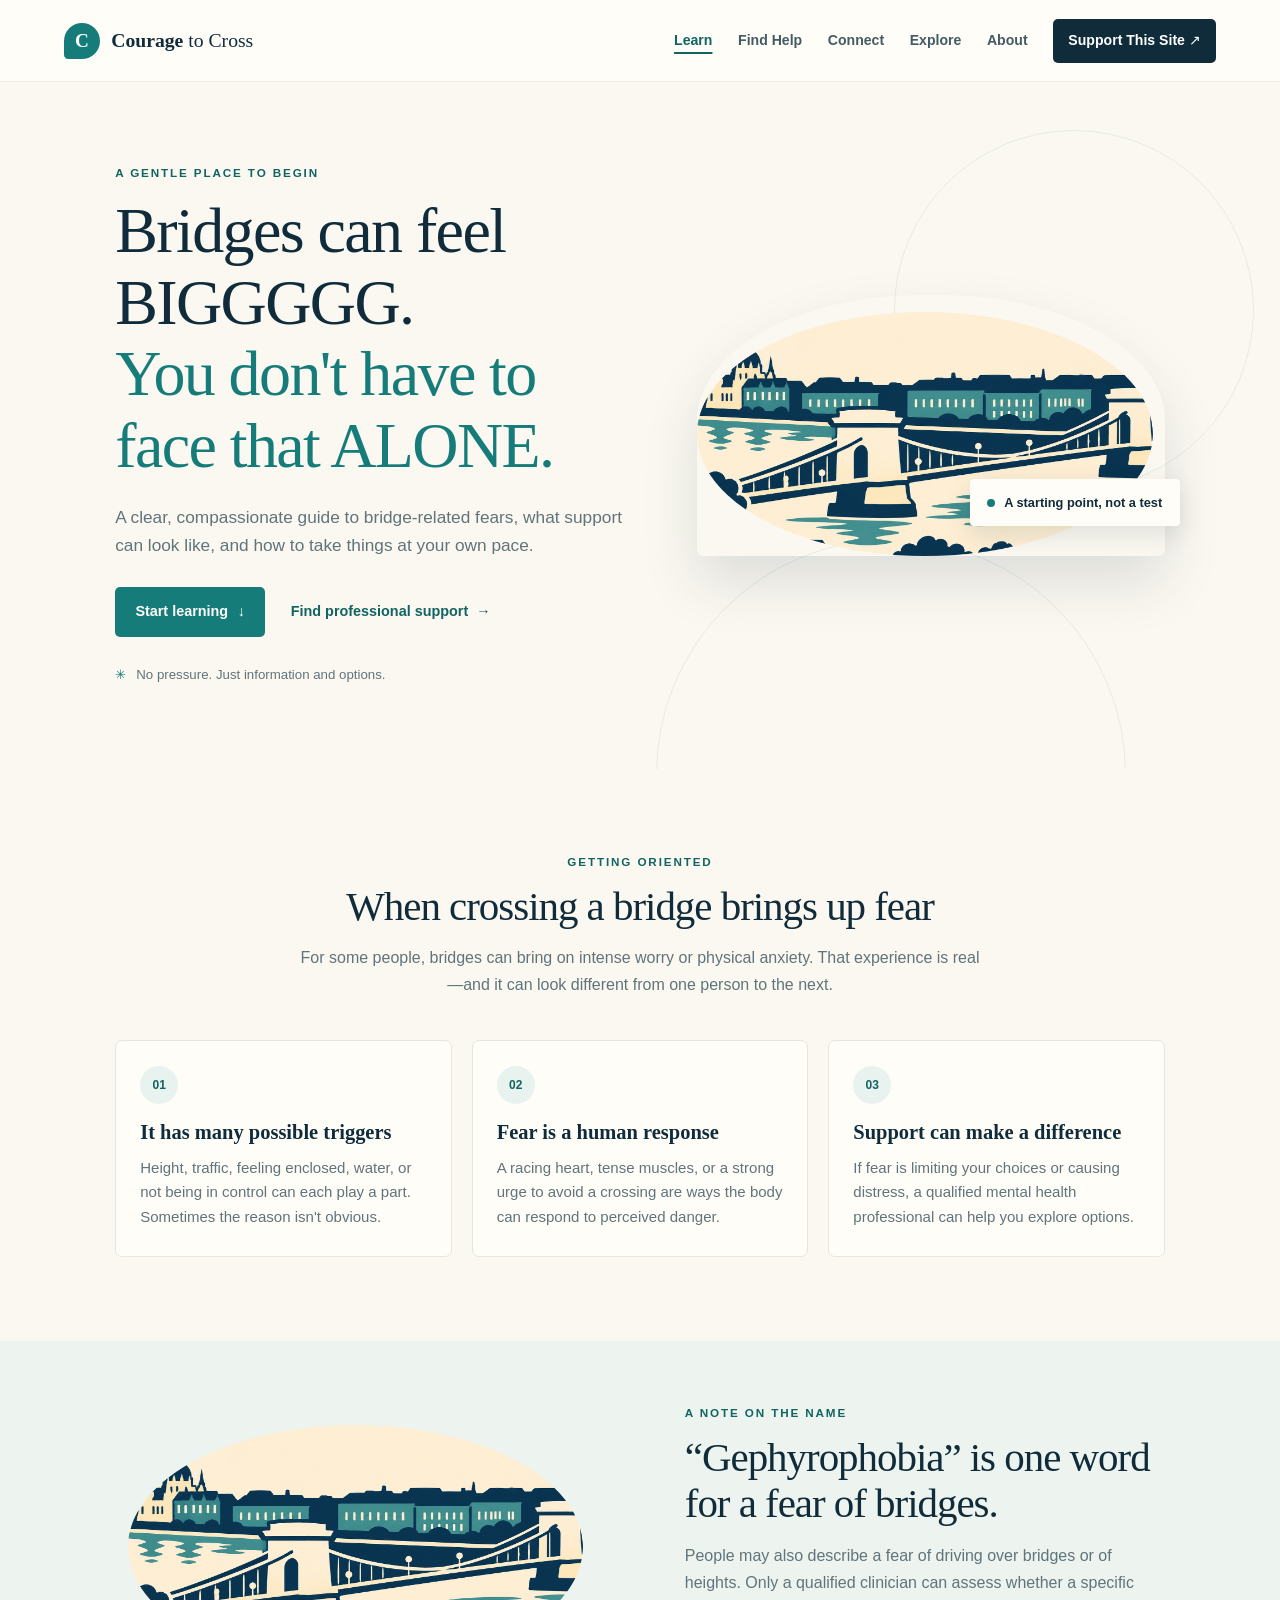
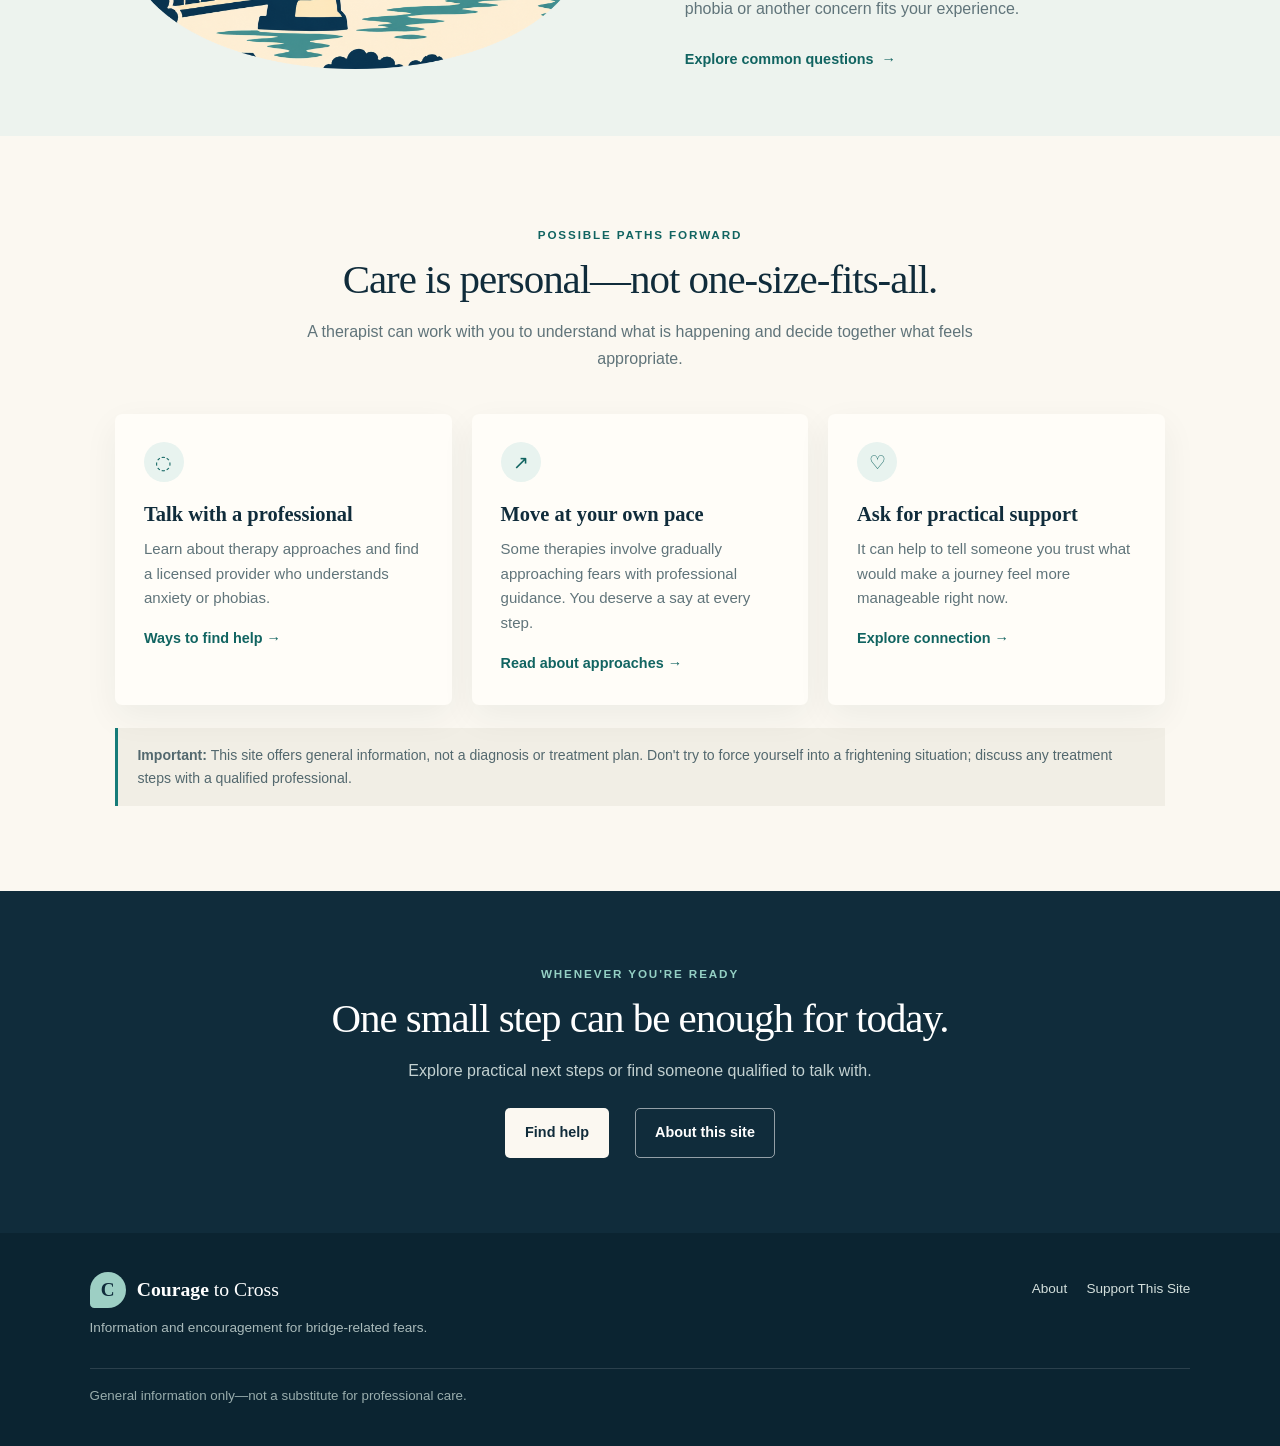
<file: index.html>
<!doctype html>
<html lang="en">
<head>
  <meta charset="utf-8">
  <meta name="viewport" content="width=device-width, initial-scale=1">
  <meta name="description" content="A calm, practical introduction to bridge-related fears, phobias, and ways to find support.">
  <title>Learn about bridge fears | Courage to Cross</title>
  <link rel="stylesheet" href="styles.css">
  <script src="script.js" defer></script>
</head>
<body>
  <a class="skip-link" href="#main">Skip to content</a>
  <header class="site-header">
    <a class="brand" href="index.html" aria-label="Courage to Cross home"><span class="brand-mark" aria-hidden="true">C</span><span>Courage <span class="brand-light">to Cross</span></span></a>
    <button class="menu-toggle" type="button" aria-expanded="false" aria-controls="primary-nav">Menu</button>
    <nav class="primary-nav" id="primary-nav" aria-label="Main navigation">
      <a href="index.html" aria-current="page">Learn</a><a href="find-help.html">Find Help</a><a href="connect.html">Connect</a><a href="explore.html">Explore</a><a href="about.html">About</a><a class="nav-support" href="support-this-site.html">Support This Site <span aria-hidden="true">↗</span></a>
    </nav>
  </header>
  <main id="main">
    <section class="hero hero-home">
      <div class="hero-copy">
        <p class="eyebrow">A gentle place to begin</p>
        <h1>Bridges can feel BIGGGGG.<br><span>You don't have to face that ALONE.</span></h1>
        <p class="hero-intro">A clear, compassionate guide to bridge-related fears, what support can look like, and how to take things at your own pace.</p>
        <div class="button-row"><a class="button button-primary" href="#understanding">Start learning <span aria-hidden="true">↓</span></a><a class="text-link" href="find-help.html">Find professional support <span aria-hidden="true">→</span></a></div>
        <p class="reassurance"><span aria-hidden="true">✳</span> No pressure. Just information and options.</p>
      </div>
      <div class="hero-visual">
        <img src="assets/bridge-vector.png" alt="Placeholder illustration of a bridge over calm water">
        <div class="image-note"><span class="note-dot"></span> A starting point, not a test</div>
      </div>
      <span class="hero-orbit orbit-one" aria-hidden="true"></span><span class="hero-orbit orbit-two" aria-hidden="true"></span>
    </section>

    <section class="section section-intro" id="understanding">
      <div class="section-heading">
        <p class="eyebrow">Getting oriented</p>
        <h2>When crossing a bridge brings up fear</h2>
        <p>For some people, bridges can bring on intense worry or physical anxiety. That experience is real—and it can look different from one person to the next.</p>
      </div>
      <div class="intro-grid">
        <article class="info-card">
          <span class="card-icon" aria-hidden="true">01</span>
          <h3>It has many possible triggers</h3>
          <p>Height, traffic, feeling enclosed, water, or not being in control can each play a part. Sometimes the reason isn't obvious.</p>
        </article>
        <article class="info-card">
          <span class="card-icon" aria-hidden="true">02</span>
          <h3>Fear is a human response</h3>
          <p>A racing heart, tense muscles, or a strong urge to avoid a crossing are ways the body can respond to perceived danger.</p>
        </article>
        <article class="info-card">
          <span class="card-icon" aria-hidden="true">03</span>
          <h3>Support can make a difference</h3>
          <p>If fear is limiting your choices or causing distress, a qualified mental health professional can help you explore options.</p>
        </article>
      </div>
    </section>

    <section class="feature-band">
      <div class="feature-image"><img src="assets/bridge-vector.png" alt="Placeholder image of a bridge landscape"></div>
      <div class="feature-copy">
        <p class="eyebrow">A note on the name</p>
        <h2>“Gephyrophobia” is one word for a fear of bridges.</h2>
        <p>People may also describe a fear of driving over bridges or of heights. Only a qualified clinician can assess whether a specific phobia or another concern fits your experience.</p>
        <a class="text-link" href="explore.html">Explore common questions <span aria-hidden="true">→</span></a>
      </div>
    </section>

    <section class="section treatment-section">
      <div class="section-heading">
        <p class="eyebrow">Possible paths forward</p>
        <h2>Care is personal—not one-size-fits-all.</h2>
        <p>A therapist can work with you to understand what is happening and decide together what feels appropriate.</p>
      </div>
      <div class="treatment-grid">
        <article class="treatment-card"><span aria-hidden="true">◌</span><h3>Talk with a professional</h3><p>Learn about therapy approaches and find a licensed provider who understands anxiety or phobias.</p><a href="find-help.html" class="card-link">Ways to find help →</a></article>
        <article class="treatment-card"><span aria-hidden="true">↗</span><h3>Move at your own pace</h3><p>Some therapies involve gradually approaching fears with professional guidance. You deserve a say at every step.</p><a href="explore.html" class="card-link">Read about approaches →</a></article>
        <article class="treatment-card"><span aria-hidden="true">♡</span><h3>Ask for practical support</h3><p>It can help to tell someone you trust what would make a journey feel more manageable right now.</p><a href="connect.html" class="card-link">Explore connection →</a></article>
      </div>
      <p class="care-note"><strong>Important:</strong> This site offers general information, not a diagnosis or treatment plan. Don't try to force yourself into a frightening situation; discuss any treatment steps with a qualified professional.</p>
    </section>

    <section class="closing-cta">
      <p class="eyebrow">Whenever you're ready</p><h2>One small step can be enough for today.</h2><p>Explore practical next steps or find someone qualified to talk with.</p>
      <div class="button-row centered"><a class="button button-light" href="find-help.html">Find help</a><a class="button button-outline" href="about.html">About this site</a></div>
    </section>
  </main>
  <footer class="site-footer"><a class="brand footer-brand" href="index.html"><span class="brand-mark" aria-hidden="true">C</span><span>Courage <span class="brand-light">to Cross</span></span></a><p>Information and encouragement for bridge-related fears.</p><div class="footer-links"><a href="about.html">About</a><a href="support-this-site.html">Support This Site</a></div><small>General information only—not a substitute for professional care.</small></footer>
</body>
</html>
</file>
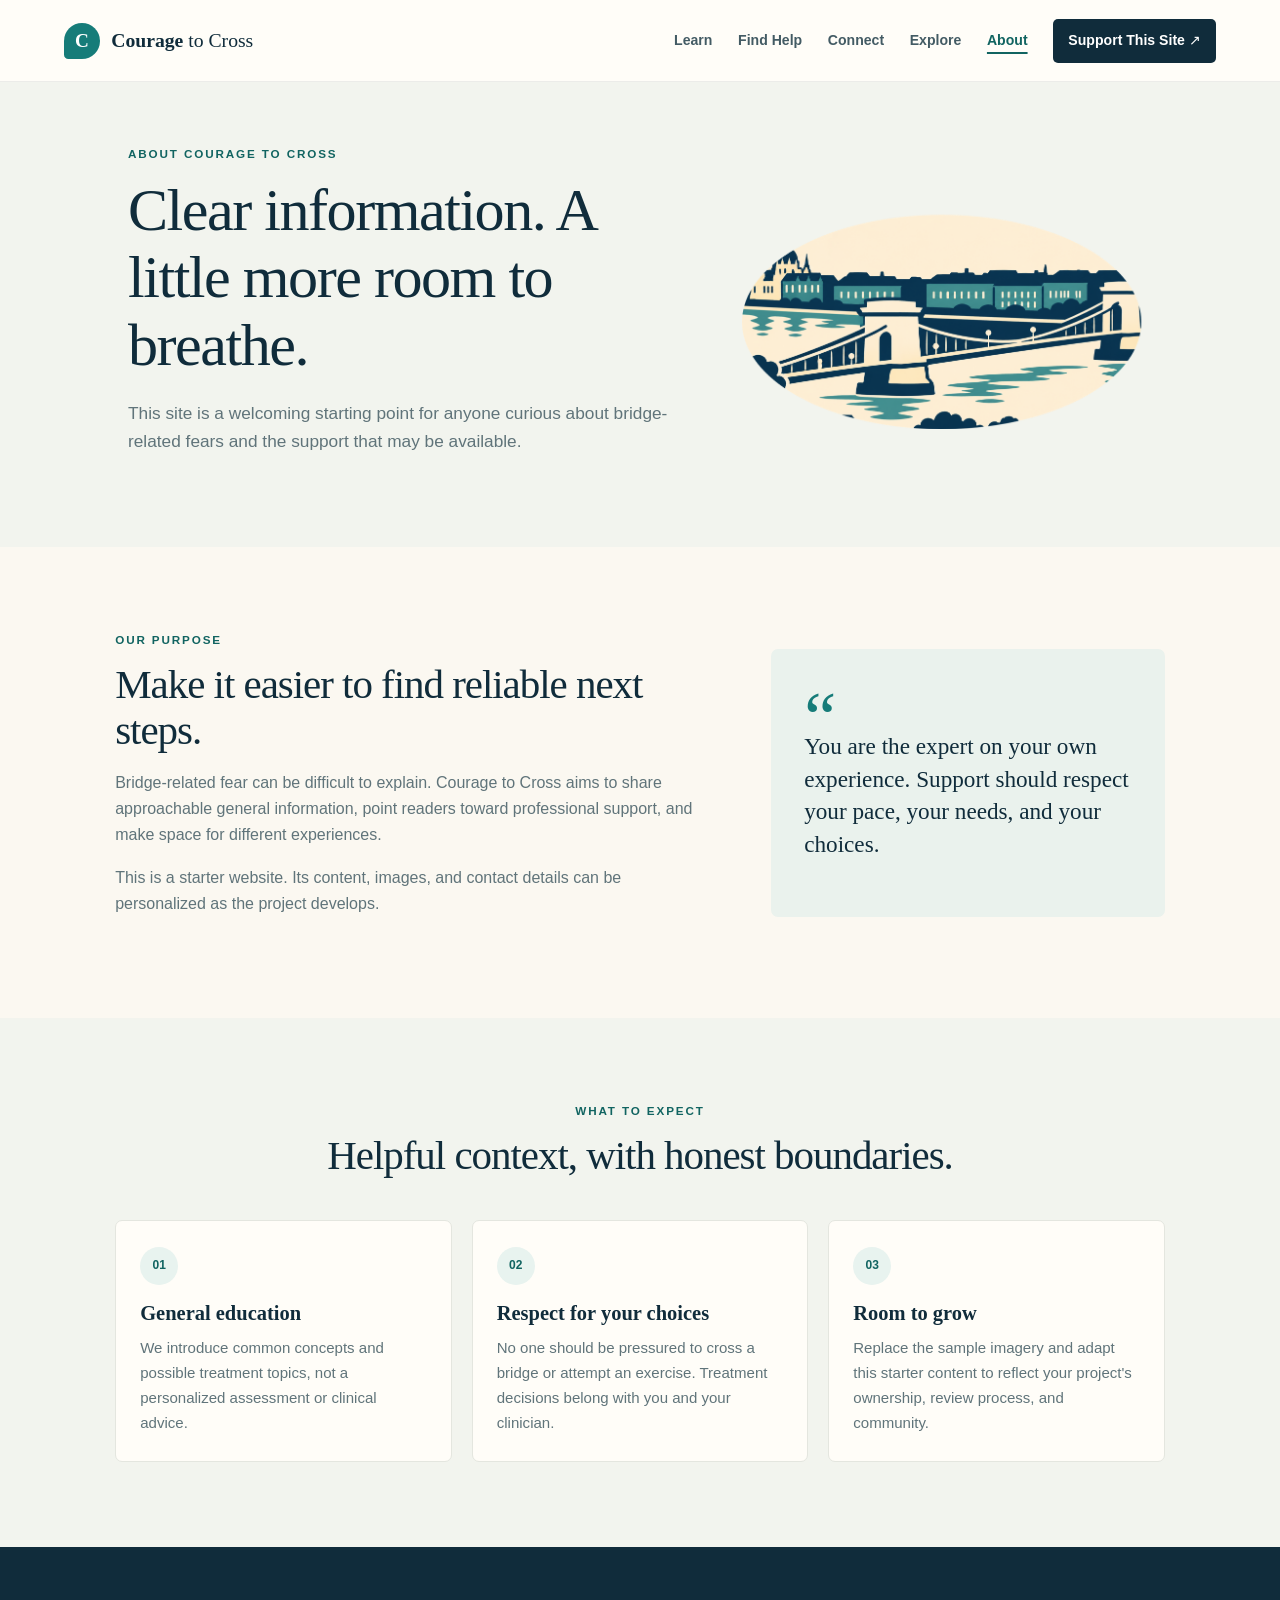
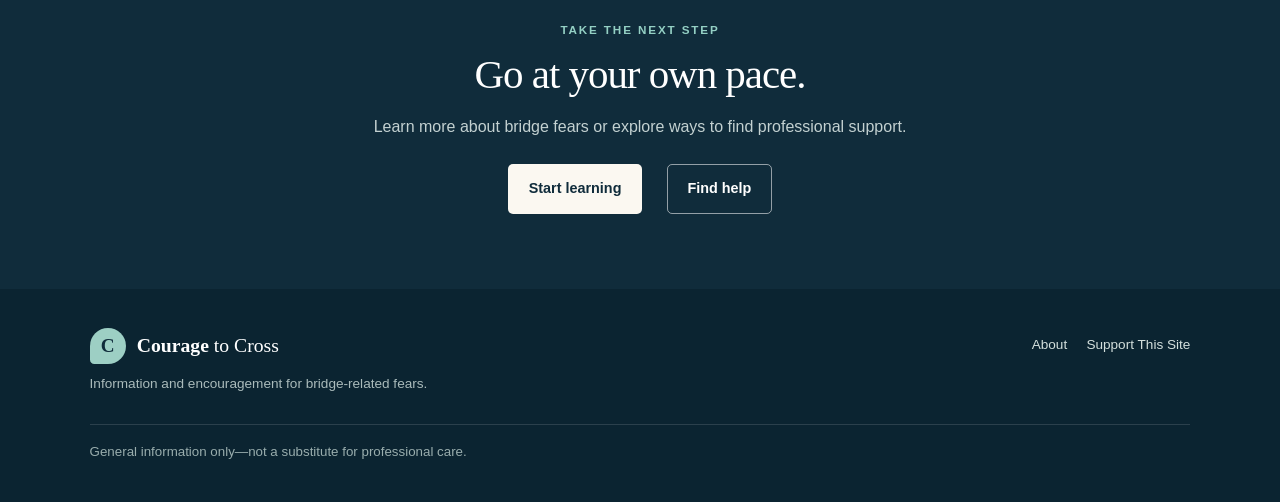
<file: about.html>
<!doctype html>
<html lang="en">
<head>
  <meta charset="utf-8"><meta name="viewport" content="width=device-width, initial-scale=1">
  <meta name="description" content="Learn about the purpose and boundaries of Courage to Cross.">
  <title>About | Courage to Cross</title><link rel="stylesheet" href="styles.css"><script src="script.js" defer></script>
</head>
<body>
  <a class="skip-link" href="#main">Skip to content</a>
  <header class="site-header"><a class="brand" href="index.html" aria-label="Courage to Cross home"><span class="brand-mark" aria-hidden="true">C</span><span>Courage <span class="brand-light">to Cross</span></span></a><button class="menu-toggle" type="button" aria-expanded="false" aria-controls="primary-nav">Menu</button><nav class="primary-nav" id="primary-nav" aria-label="Main navigation"><a href="index.html">Learn</a><a href="find-help.html">Find Help</a><a href="connect.html">Connect</a><a href="explore.html">Explore</a><a href="about.html" aria-current="page">About</a><a class="nav-support" href="support-this-site.html">Support This Site <span aria-hidden="true">↗</span></a></nav></header>
  <main id="main">
    <section class="page-hero"><div><p class="eyebrow">About Courage to Cross</p><h1>Clear information. A little more room to breathe.</h1><p class="hero-intro">This site is a welcoming starting point for anyone curious about bridge-related fears and the support that may be available.</p></div><img src="assets/bridge-vector.png" alt="Courage to Cross Bridge Illustration"></section>
    <section class="section about-layout"><div><p class="eyebrow">Our purpose</p><h2>Make it easier to find reliable next steps.</h2><p>Bridge-related fear can be difficult to explain. Courage to Cross aims to share approachable general information, point readers toward professional support, and make space for different experiences.</p><p>This is a starter website. Its content, images, and contact details can be personalized as the project develops.</p></div><div class="about-callout"><span class="callout-mark" aria-hidden="true">“</span><p>You are the expert on your own experience. Support should respect your pace, your needs, and your choices.</p></div></section>
    <section class="section section-tinted"><div class="section-heading"><p class="eyebrow">What to expect</p><h2>Helpful context, with honest boundaries.</h2></div><div class="intro-grid"><article class="info-card"><span class="card-icon" aria-hidden="true">01</span><h3>General education</h3><p>We introduce common concepts and possible treatment topics, not a personalized assessment or clinical advice.</p></article><article class="info-card"><span class="card-icon" aria-hidden="true">02</span><h3>Respect for your choices</h3><p>No one should be pressured to cross a bridge or attempt an exercise. Treatment decisions belong with you and your clinician.</p></article><article class="info-card"><span class="card-icon" aria-hidden="true">03</span><h3>Room to grow</h3><p>Replace the sample imagery and adapt this starter content to reflect your project's ownership, review process, and community.</p></article></div></section>
    <section class="closing-cta"><p class="eyebrow">Take the next step</p><h2>Go at your own pace.</h2><p>Learn more about bridge fears or explore ways to find professional support.</p><div class="button-row centered"><a class="button button-light" href="index.html">Start learning</a><a class="button button-outline" href="find-help.html">Find help</a></div></section>
  </main>
  <footer class="site-footer"><a class="brand footer-brand" href="index.html"><span class="brand-mark" aria-hidden="true">C</span><span>Courage <span class="brand-light">to Cross</span></span></a><p>Information and encouragement for bridge-related fears.</p><div class="footer-links"><a href="about.html">About</a><a href="support-this-site.html">Support This Site</a></div><small>General information only—not a substitute for professional care.</small></footer>
</body>
</html>
</file>
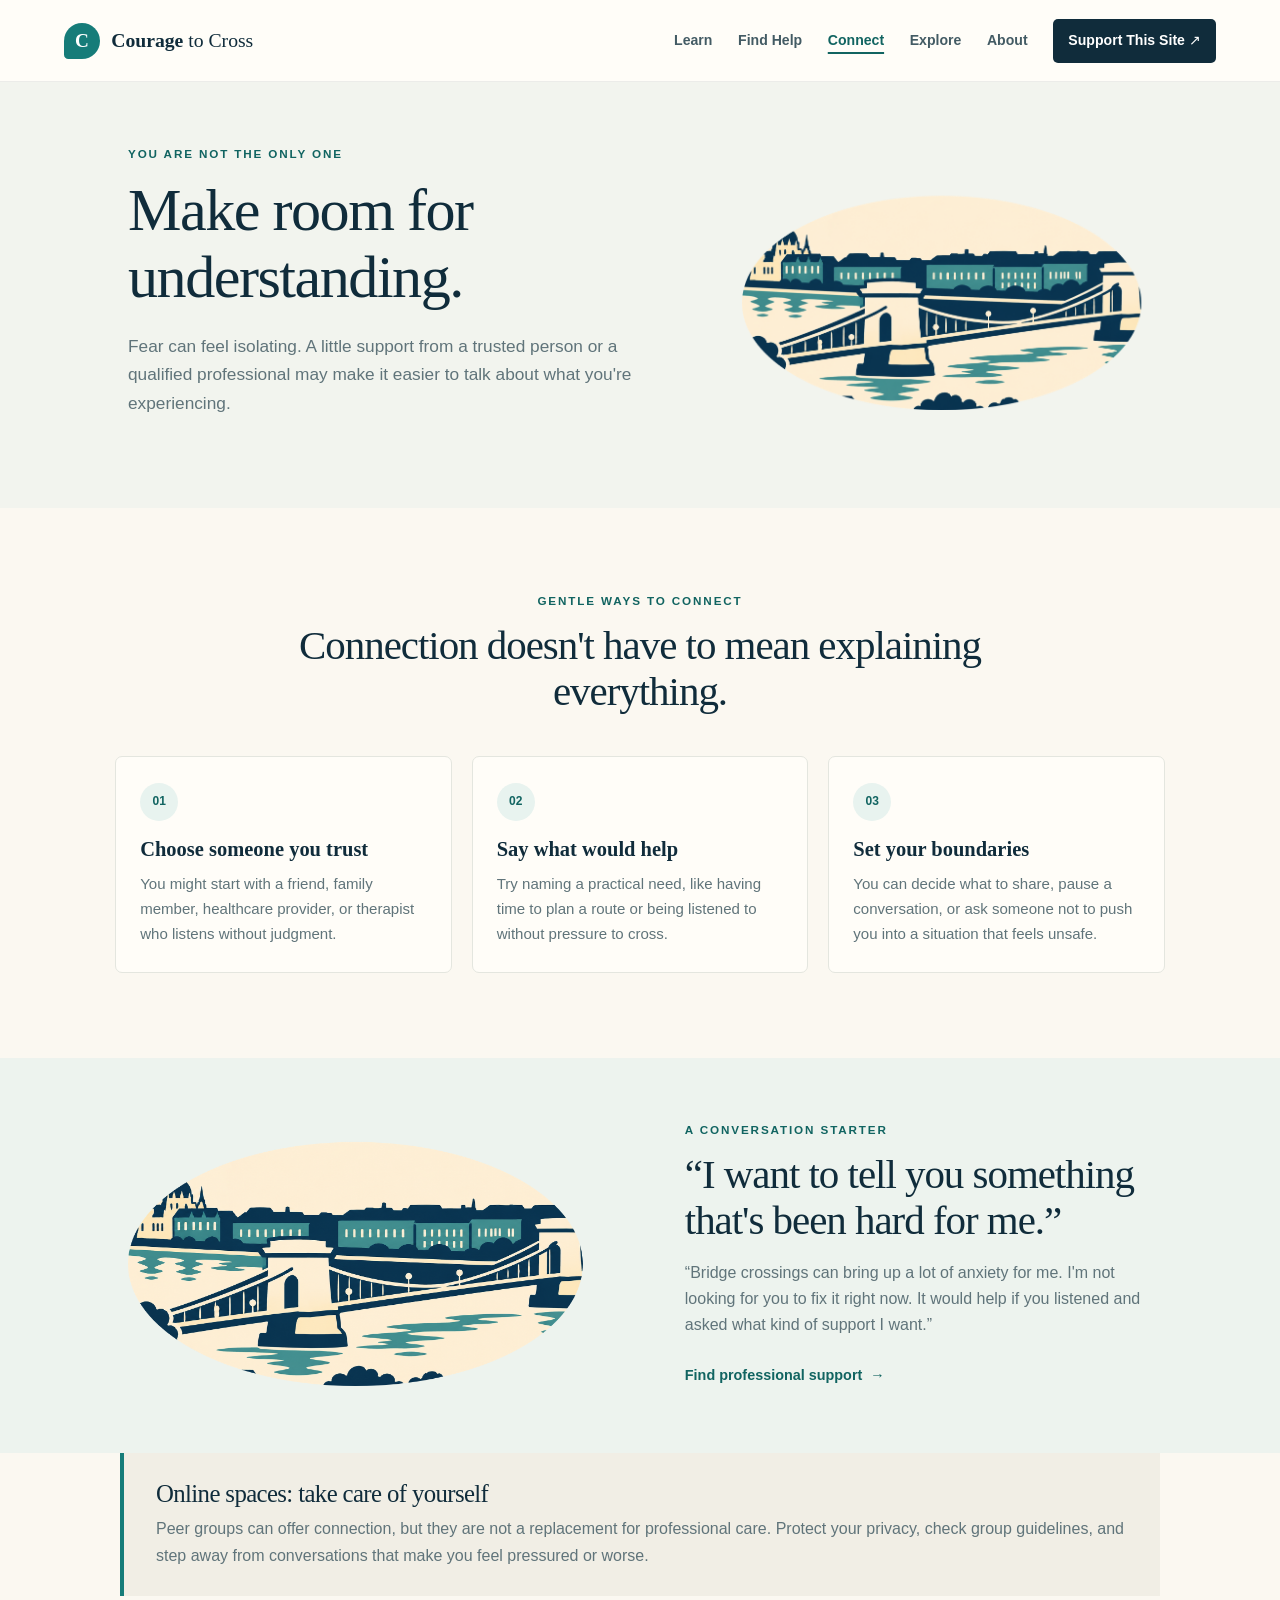
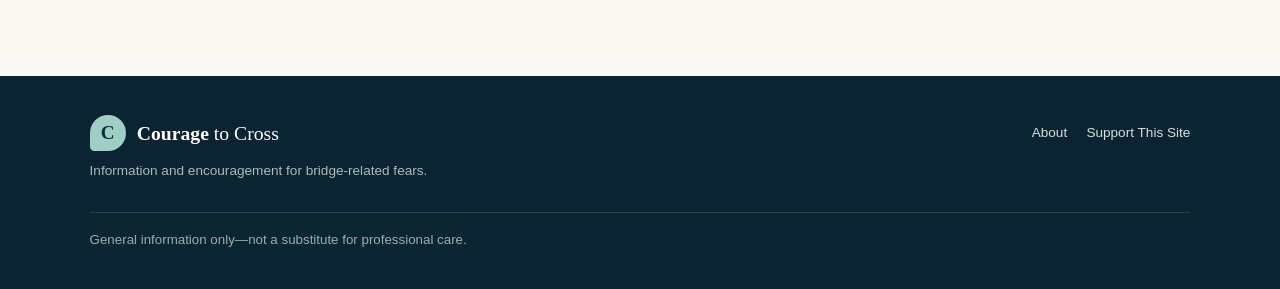
<file: connect.html>
<!doctype html>
<html lang="en">
<head>
  <meta charset="utf-8"><meta name="viewport" content="width=device-width, initial-scale=1">
  <meta name="description" content="Ideas for finding understanding and connection while navigating bridge-related fears.">
  <title>Connect | Courage to Cross</title><link rel="stylesheet" href="styles.css"><script src="script.js" defer></script>
</head>
<body>
  <a class="skip-link" href="#main">Skip to content</a>
  <header class="site-header"><a class="brand" href="index.html" aria-label="Courage to Cross home"><span class="brand-mark" aria-hidden="true">C</span><span>Courage <span class="brand-light">to Cross</span></span></a><button class="menu-toggle" type="button" aria-expanded="false" aria-controls="primary-nav">Menu</button><nav class="primary-nav" id="primary-nav" aria-label="Main navigation"><a href="index.html">Learn</a><a href="find-help.html">Find Help</a><a href="connect.html" aria-current="page">Connect</a><a href="explore.html">Explore</a><a href="about.html">About</a><a class="nav-support" href="support-this-site.html">Support This Site <span aria-hidden="true">↗</span></a></nav></header>
  <main id="main">
    <section class="page-hero"><div><p class="eyebrow">You are not the only one</p><h1>Make room for understanding.</h1><p class="hero-intro">Fear can feel isolating. A little support from a trusted person or a qualified professional may make it easier to talk about what you're experiencing.</p></div><img src="assets/bridge-vector.png" alt="Placeholder illustration representing connection and support"></section>
    <section class="section"><div class="section-heading"><p class="eyebrow">Gentle ways to connect</p><h2>Connection doesn't have to mean explaining everything.</h2></div>
      <div class="intro-grid">
        <article class="info-card"><span class="card-icon" aria-hidden="true">01</span><h3>Choose someone you trust</h3><p>You might start with a friend, family member, healthcare provider, or therapist who listens without judgment.</p></article>
        <article class="info-card"><span class="card-icon" aria-hidden="true">02</span><h3>Say what would help</h3><p>Try naming a practical need, like having time to plan a route or being listened to without pressure to cross.</p></article>
        <article class="info-card"><span class="card-icon" aria-hidden="true">03</span><h3>Set your boundaries</h3><p>You can decide what to share, pause a conversation, or ask someone not to push you into a situation that feels unsafe.</p></article>
      </div>
    </section>
    <section class="feature-band"><div class="feature-image"><img src="assets/bridge-vector.png" alt="Replaceable placeholder image showing a calm landscape"></div><div class="feature-copy"><p class="eyebrow">A conversation starter</p><h2>“I want to tell you something that's been hard for me.”</h2><p>“Bridge crossings can bring up a lot of anxiety for me. I'm not looking for you to fix it right now. It would help if you listened and asked what kind of support I want.”</p><a class="text-link" href="find-help.html">Find professional support <span aria-hidden="true">→</span></a></div></section>
    <section class="notice-box"><h2>Online spaces: take care of yourself</h2><p>Peer groups can offer connection, but they are not a replacement for professional care. Protect your privacy, check group guidelines, and step away from conversations that make you feel pressured or worse.</p></section>
  </main>
  <footer class="site-footer"><a class="brand footer-brand" href="index.html"><span class="brand-mark" aria-hidden="true">C</span><span>Courage <span class="brand-light">to Cross</span></span></a><p>Information and encouragement for bridge-related fears.</p><div class="footer-links"><a href="about.html">About</a><a href="support-this-site.html">Support This Site</a></div><small>General information only—not a substitute for professional care.</small></footer>
</body>
</html>
</file>
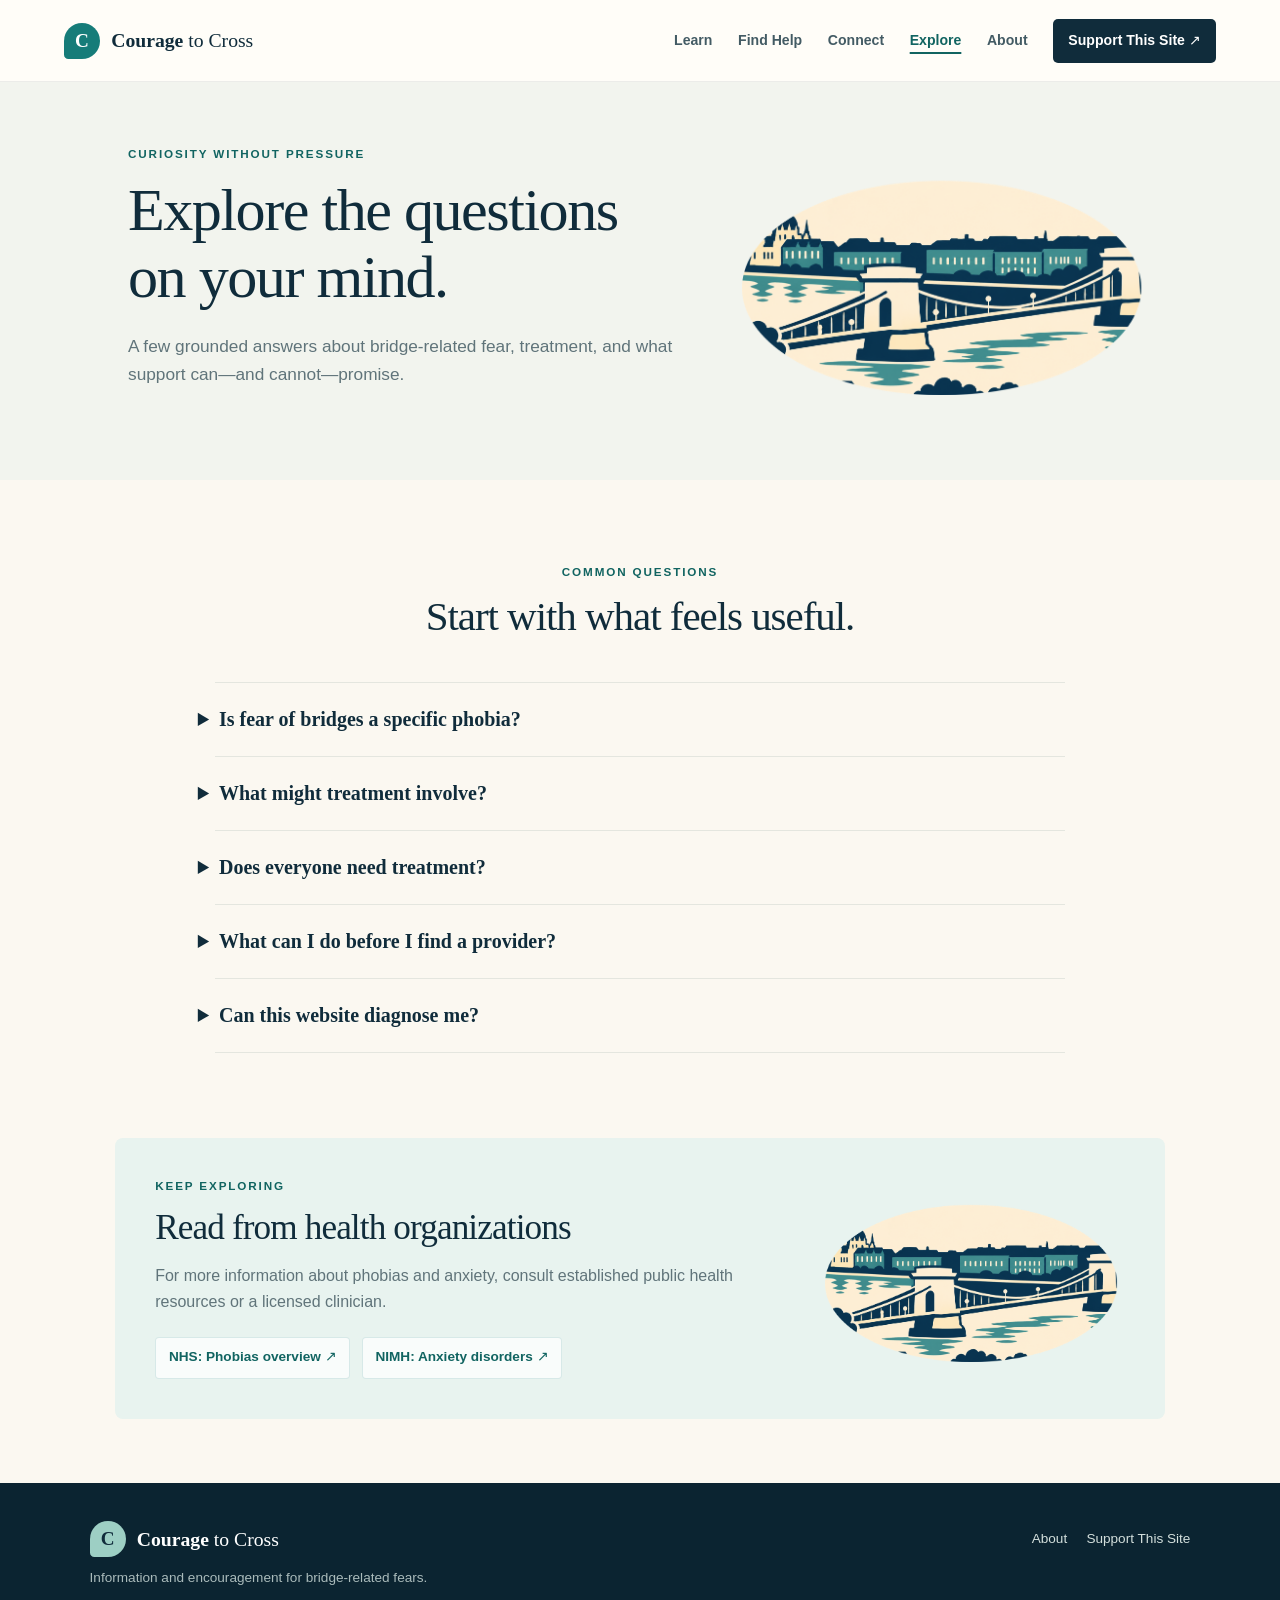
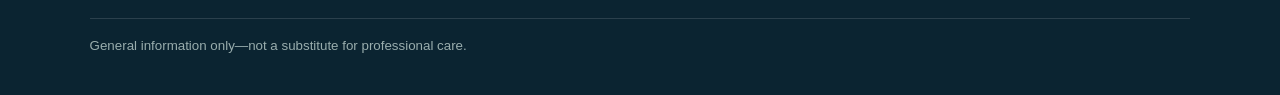
<file: explore.html>
<!doctype html>
<html lang="en">
<head>
  <meta charset="utf-8"><meta name="viewport" content="width=device-width, initial-scale=1">
  <meta name="description" content="Explore common questions about bridge-related fears, phobias, and treatment options.">
  <title>Explore | Courage to Cross</title><link rel="stylesheet" href="styles.css"><script src="script.js" defer></script>
</head>
<body>
  <a class="skip-link" href="#main">Skip to content</a>
  <header class="site-header"><a class="brand" href="index.html" aria-label="Courage to Cross home"><span class="brand-mark" aria-hidden="true">C</span><span>Courage <span class="brand-light">to Cross</span></span></a><button class="menu-toggle" type="button" aria-expanded="false" aria-controls="primary-nav">Menu</button><nav class="primary-nav" id="primary-nav" aria-label="Main navigation"><a href="index.html">Learn</a><a href="find-help.html">Find Help</a><a href="connect.html">Connect</a><a href="explore.html" aria-current="page">Explore</a><a href="about.html">About</a><a class="nav-support" href="support-this-site.html">Support This Site <span aria-hidden="true">↗</span></a></nav></header>
  <main id="main">
    <section class="page-hero"><div><p class="eyebrow">Curiosity without pressure</p><h1>Explore the questions on your mind.</h1><p class="hero-intro">A few grounded answers about bridge-related fear, treatment, and what support can—and cannot—promise.</p></div><img src="assets/bridge-vector.png" alt="Placeholder bridge illustration for exploring information"></section>
    <section class="section"><div class="section-heading"><p class="eyebrow">Common questions</p><h2>Start with what feels useful.</h2></div>
      <div class="faq-list">
        <details><summary>Is fear of bridges a specific phobia?</summary><p>Some people use the term gephyrophobia for a fear of bridges. Intense or persistent fear may be related to a specific phobia, but only a qualified clinician can assess an individual's experience and consider other explanations.</p></details>
        <details><summary>What might treatment involve?</summary><p>Treatment depends on the person. A mental health professional may discuss approaches such as cognitive behavioral therapy. Some phobia treatment uses gradual, planned exposure with consent and professional guidance. You should not be pressured into exercises or asked to take unsafe risks.</p></details>
        <details><summary>Does everyone need treatment?</summary><p>Not necessarily. Whether to seek care is a personal decision. If fear causes significant distress or interferes with daily life, talking with a qualified professional can help you understand your options.</p></details>
        <details><summary>What can I do before I find a provider?</summary><p>You could note what situations feel difficult, what support you already have, and any questions for a clinician. This is for your own reflection—not a test or a substitute for care.</p></details>
        <details><summary>Can this website diagnose me?</summary><p>No. This website shares general educational information only. It cannot assess your health, offer a diagnosis, or recommend an individual treatment plan.</p></details>
      </div>
    </section>
    <section class="resource-panel"><div><p class="eyebrow">Keep exploring</p><h2>Read from health organizations</h2><p>For more information about phobias and anxiety, consult established public health resources or a licensed clinician.</p><div class="resource-links"><a href="https://www.nhs.uk/mental-health/conditions/phobias/overview/" target="_blank" rel="noopener noreferrer">NHS: Phobias overview <span aria-hidden="true">↗</span></a><a href="https://www.nimh.nih.gov/health/topics/anxiety-disorders" target="_blank" rel="noopener noreferrer">NIMH: Anxiety disorders <span aria-hidden="true">↗</span></a></div></div><img src="assets/bridge-vector.png" alt="Replaceable placeholder illustration for further reading"></section>
  </main>
  <footer class="site-footer"><a class="brand footer-brand" href="index.html"><span class="brand-mark" aria-hidden="true">C</span><span>Courage <span class="brand-light">to Cross</span></span></a><p>Information and encouragement for bridge-related fears.</p><div class="footer-links"><a href="about.html">About</a><a href="support-this-site.html">Support This Site</a></div><small>General information only—not a substitute for professional care.</small></footer>
</body>
</html>
</file>
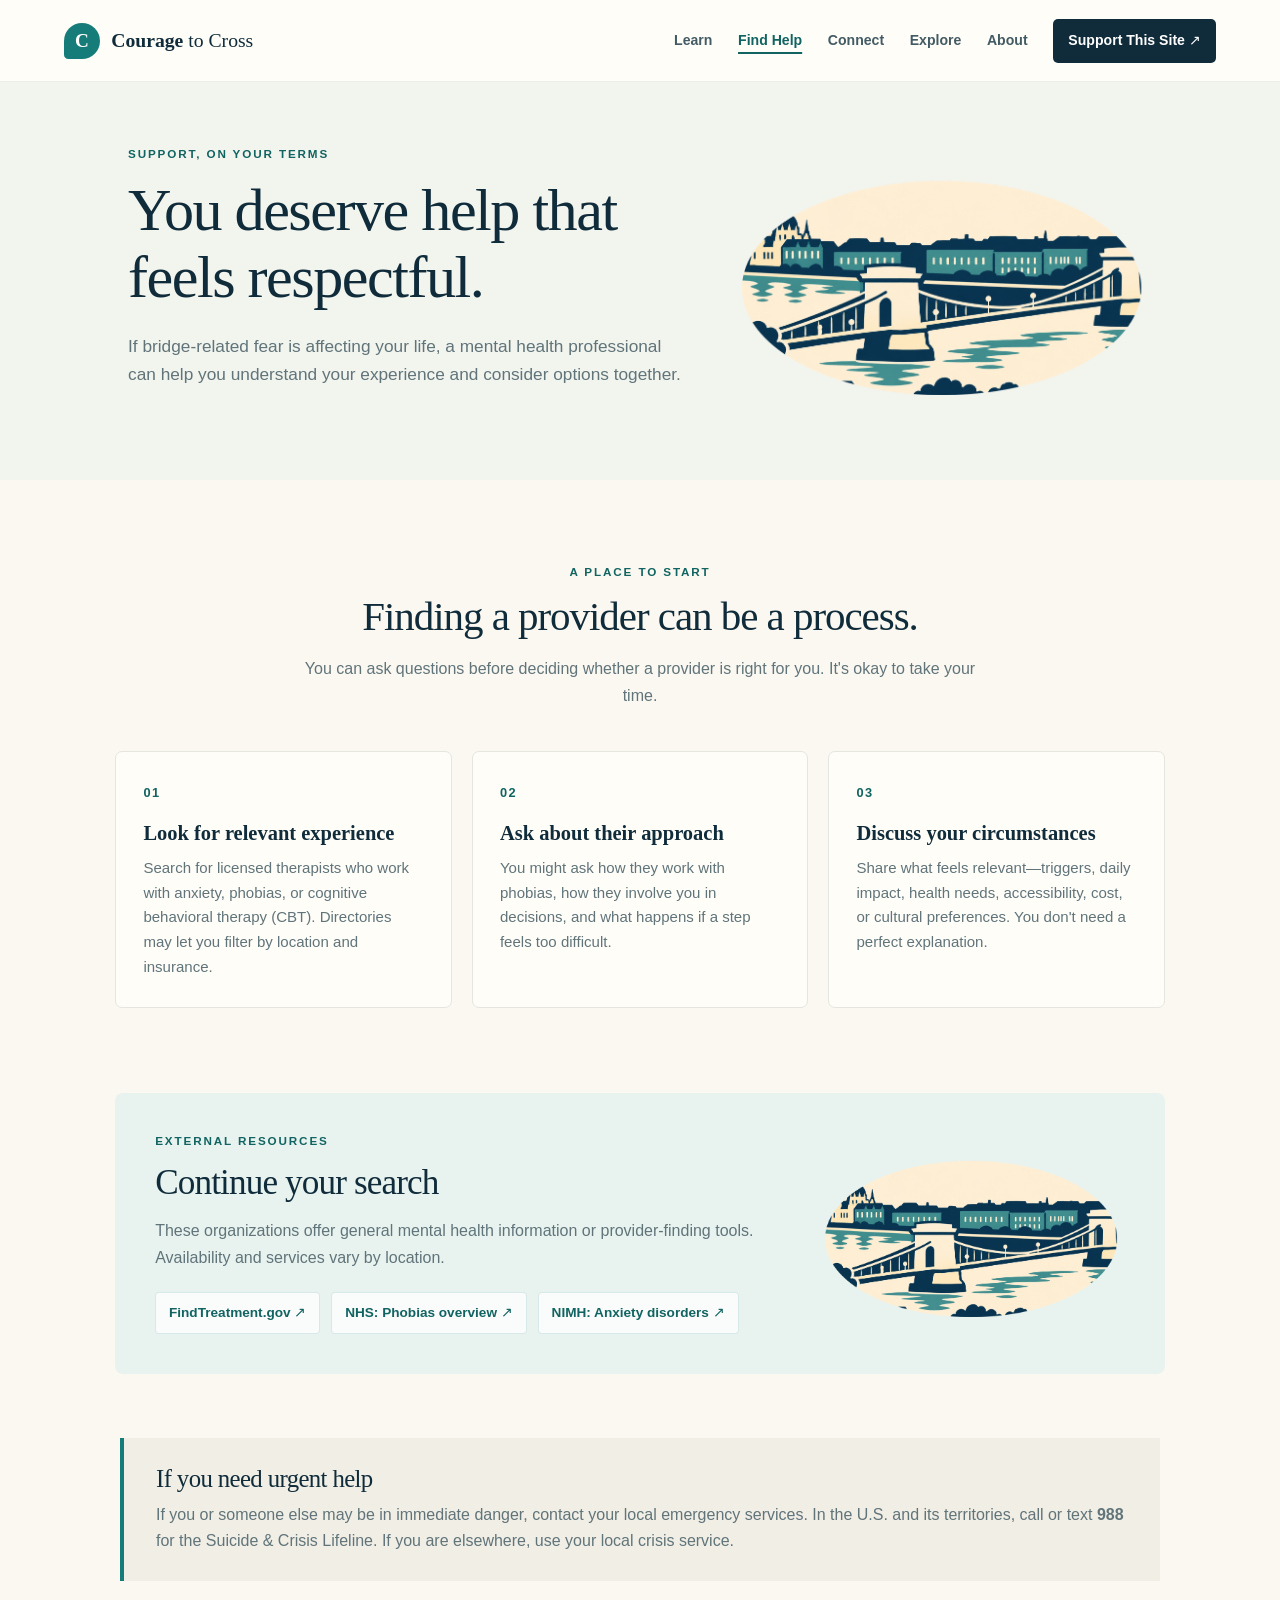
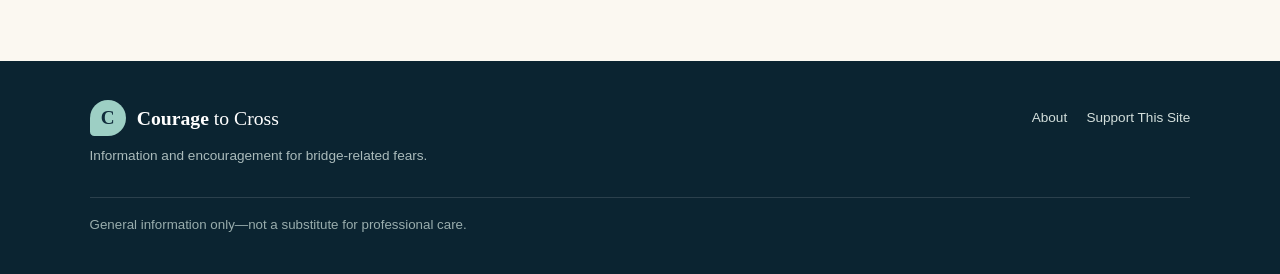
<file: find-help.html>
<!doctype html>
<html lang="en">
<head>
  <meta charset="utf-8"><meta name="viewport" content="width=device-width, initial-scale=1">
  <meta name="description" content="Learn how to look for professional support for bridge-related fears and anxiety.">
  <title>Find Help | Courage to Cross</title><link rel="stylesheet" href="styles.css"><script src="script.js" defer></script>
</head>
<body>
  <a class="skip-link" href="#main">Skip to content</a>
  <header class="site-header"><a class="brand" href="index.html" aria-label="Courage to Cross home"><span class="brand-mark" aria-hidden="true">C</span><span>Courage <span class="brand-light">to Cross</span></span></a><button class="menu-toggle" type="button" aria-expanded="false" aria-controls="primary-nav">Menu</button><nav class="primary-nav" id="primary-nav" aria-label="Main navigation"><a href="index.html">Learn</a><a href="find-help.html" aria-current="page">Find Help</a><a href="connect.html">Connect</a><a href="explore.html">Explore</a><a href="about.html">About</a><a class="nav-support" href="support-this-site.html">Support This Site <span aria-hidden="true">↗</span></a></nav></header>
  <main id="main">
    <section class="page-hero"><div><p class="eyebrow">Support, on your terms</p><h1>You deserve help that feels respectful.</h1><p class="hero-intro">If bridge-related fear is affecting your life, a mental health professional can help you understand your experience and consider options together.</p></div><img src="assets/bridge-vector.png" alt="Placeholder illustration for finding supportive care"></section>
    <section class="section"><div class="section-heading"><p class="eyebrow">A place to start</p><h2>Finding a provider can be a process.</h2><p>You can ask questions before deciding whether a provider is right for you. It's okay to take your time.</p></div>
      <div class="steps-grid">
        <article class="step-card"><span class="step-number">01</span><h3>Look for relevant experience</h3><p>Search for licensed therapists who work with anxiety, phobias, or cognitive behavioral therapy (CBT). Directories may let you filter by location and insurance.</p></article>
        <article class="step-card"><span class="step-number">02</span><h3>Ask about their approach</h3><p>You might ask how they work with phobias, how they involve you in decisions, and what happens if a step feels too difficult.</p></article>
        <article class="step-card"><span class="step-number">03</span><h3>Discuss your circumstances</h3><p>Share what feels relevant—triggers, daily impact, health needs, accessibility, cost, or cultural preferences. You don't need a perfect explanation.</p></article>
      </div>
    </section>
    <section class="resource-panel"><div><p class="eyebrow">External resources</p><h2>Continue your search</h2><p>These organizations offer general mental health information or provider-finding tools. Availability and services vary by location.</p><div class="resource-links"><a href="https://findtreatment.gov/" target="_blank" rel="noopener noreferrer">FindTreatment.gov <span aria-hidden="true">↗</span></a><a href="https://www.nhs.uk/mental-health/conditions/phobias/overview/" target="_blank" rel="noopener noreferrer">NHS: Phobias overview <span aria-hidden="true">↗</span></a><a href="https://www.nimh.nih.gov/health/topics/anxiety-disorders" target="_blank" rel="noopener noreferrer">NIMH: Anxiety disorders <span aria-hidden="true">↗</span></a></div></div><img src="assets/bridge-vector.png" alt="Replaceable placeholder image for mental health resources"></section>
    <section class="notice-box"><h2>If you need urgent help</h2><p>If you or someone else may be in immediate danger, contact your local emergency services. In the U.S. and its territories, call or text <strong>988</strong> for the Suicide &amp; Crisis Lifeline. If you are elsewhere, use your local crisis service.</p></section>
  </main>
  <footer class="site-footer"><a class="brand footer-brand" href="index.html"><span class="brand-mark" aria-hidden="true">C</span><span>Courage <span class="brand-light">to Cross</span></span></a><p>Information and encouragement for bridge-related fears.</p><div class="footer-links"><a href="about.html">About</a><a href="support-this-site.html">Support This Site</a></div><small>General information only—not a substitute for professional care.</small></footer>
</body>
</html>
</file>
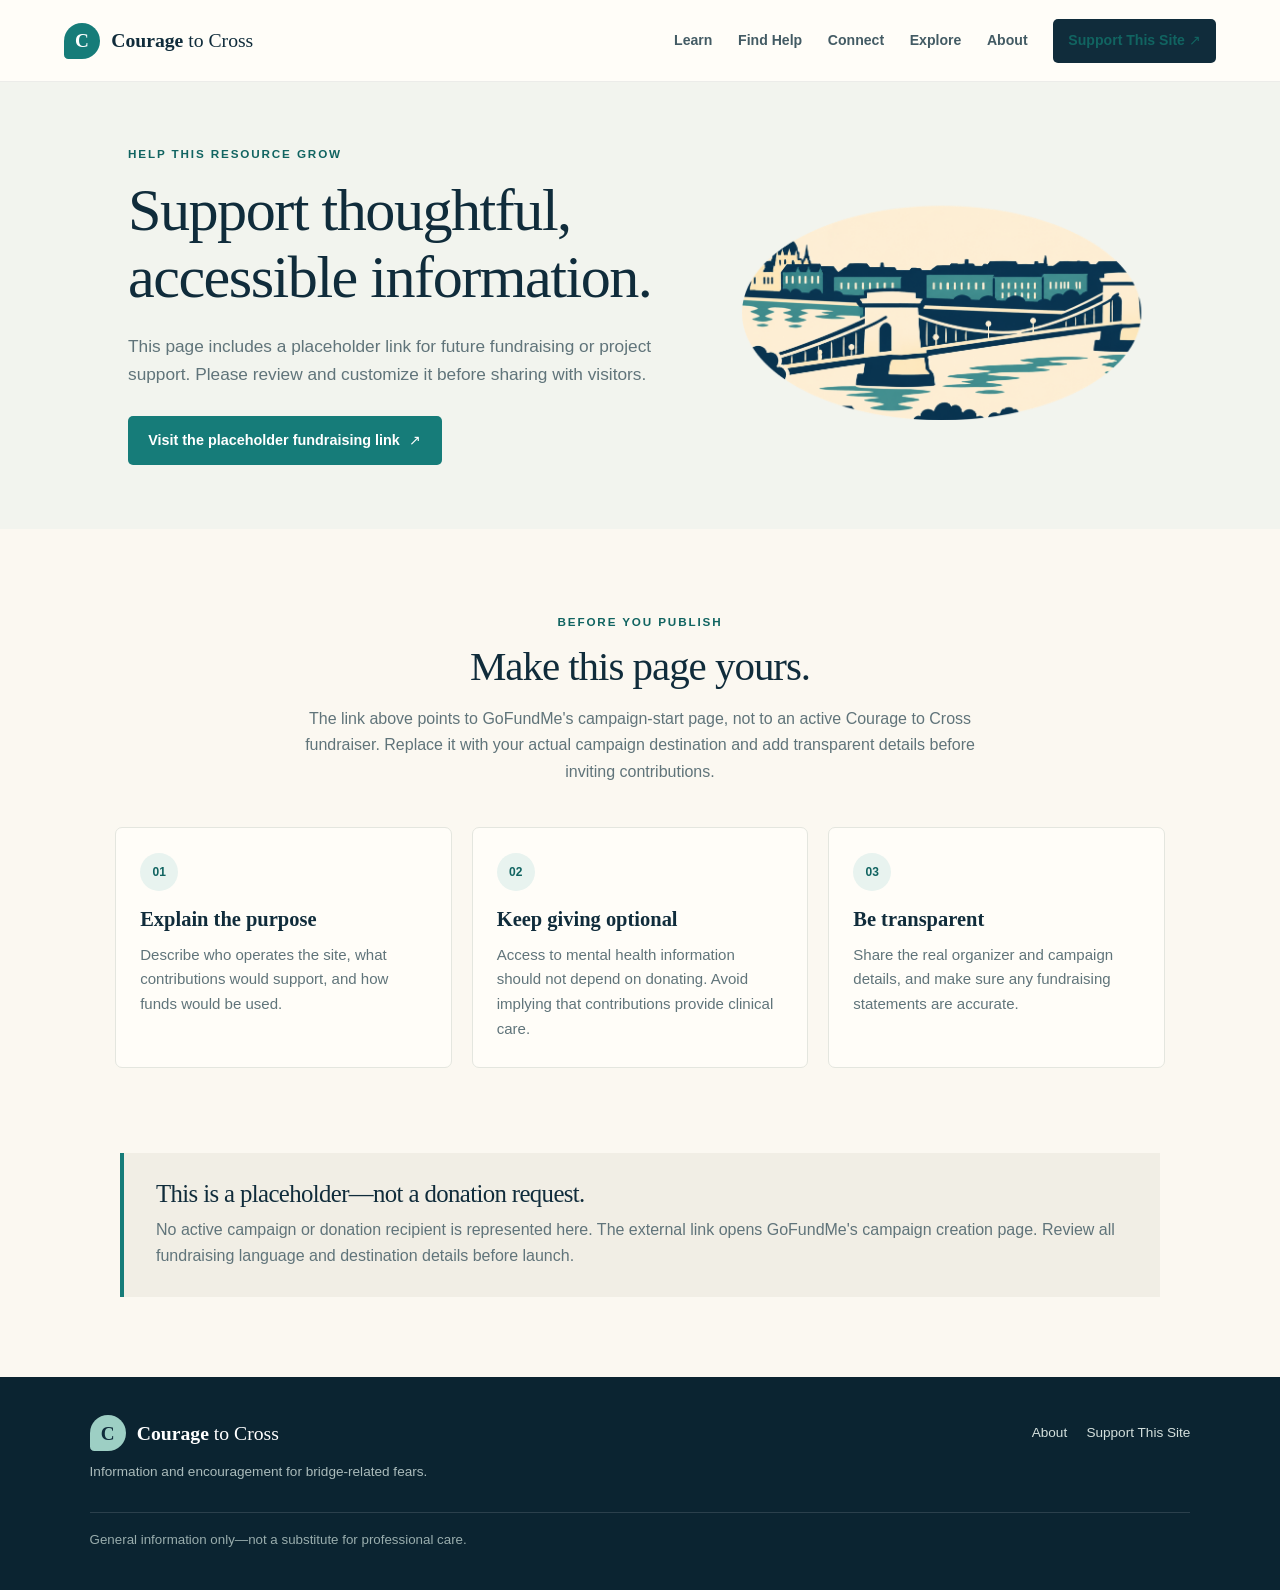
<file: support-this-site.html>
<!doctype html>
<html lang="en">
<head>
  <meta charset="utf-8"><meta name="viewport" content="width=device-width, initial-scale=1">
  <meta name="description" content="Learn how to support the ongoing development of Courage to Cross.">
  <title>Support This Site | Courage to Cross</title><link rel="stylesheet" href="styles.css"><script src="script.js" defer></script>
</head>
<body>
  <a class="skip-link" href="#main">Skip to content</a>
  <header class="site-header"><a class="brand" href="index.html" aria-label="Courage to Cross home"><span class="brand-mark" aria-hidden="true">C</span><span>Courage <span class="brand-light">to Cross</span></span></a><button class="menu-toggle" type="button" aria-expanded="false" aria-controls="primary-nav">Menu</button><nav class="primary-nav" id="primary-nav" aria-label="Main navigation"><a href="index.html">Learn</a><a href="find-help.html">Find Help</a><a href="connect.html">Connect</a><a href="explore.html">Explore</a><a href="about.html">About</a><a class="nav-support" href="support-this-site.html" aria-current="page">Support This Site <span aria-hidden="true">↗</span></a></nav></header>
  <main id="main">
    <section class="page-hero"><div><p class="eyebrow">Help this resource grow</p><h1>Support thoughtful, accessible information.</h1><p class="hero-intro">This page includes a placeholder link for future fundraising or project support. Please review and customize it before sharing with visitors.</p><a class="button button-primary" href="https://www.gofundme.com/c/start?utm_source=google&amp;utm_medium=cpc&amp;utm_campaign=3Q_US_Brand_Plus&amp;utm_content=general&amp;utm_term=gofundme_e_c_&amp;gad_source=1&amp;gad_campaignid=20279257806&amp;gbraid=0AAAAADj5gIB5ixzN1N6a-QyBupa957JOH&amp;gclid=Cj0KCQiAworYBhDoARIsAP5ft3K2W45u5lkoORJf505l3J0j-_7BqjiVnngRGbUonEO_4myB_FrzfN8aAuAiEALw_wcB" target="_blank" rel="noopener noreferrer">Visit the placeholder fundraising link <span aria-hidden="true">↗</span></a></div><img src="assets/bridge-vector.png" alt="Placeholder illustration for supporting the site"></section>
    <section class="section"><div class="section-heading"><p class="eyebrow">Before you publish</p><h2>Make this page yours.</h2><p>The link above points to GoFundMe's campaign-start page, not to an active Courage to Cross fundraiser. Replace it with your actual campaign destination and add transparent details before inviting contributions.</p></div><div class="intro-grid"><article class="info-card"><span class="card-icon" aria-hidden="true">01</span><h3>Explain the purpose</h3><p>Describe who operates the site, what contributions would support, and how funds would be used.</p></article><article class="info-card"><span class="card-icon" aria-hidden="true">02</span><h3>Keep giving optional</h3><p>Access to mental health information should not depend on donating. Avoid implying that contributions provide clinical care.</p></article><article class="info-card"><span class="card-icon" aria-hidden="true">03</span><h3>Be transparent</h3><p>Share the real organizer and campaign details, and make sure any fundraising statements are accurate.</p></article></div></section>
    <section class="notice-box"><h2>This is a placeholder—not a donation request.</h2><p>No active campaign or donation recipient is represented here. The external link opens GoFundMe's campaign creation page. Review all fundraising language and destination details before launch.</p></section>
  </main>
  <footer class="site-footer"><a class="brand footer-brand" href="index.html"><span class="brand-mark" aria-hidden="true">C</span><span>Courage <span class="brand-light">to Cross</span></span></a><p>Information and encouragement for bridge-related fears.</p><div class="footer-links"><a href="about.html">About</a><a href="support-this-site.html">Support This Site</a></div><small>General information only—not a substitute for professional care.</small></footer>
</body>
</html>
</file>
<file: styles.css>
:root {
  color-scheme: light;
  --navy: #102c3b;
  --navy-deep: #0b2431;
  --teal: #167c79;
  --teal-dark: #116461;
  --teal-pale: #e8f3ef;
  --warm-white: #fbf8f1;
  --paper: #fffdf8;
  --ink: #213b45;
  --muted: #60747a;
  --line: #e4e6df;
  --serif: Georgia, "Times New Roman", serif;
  font-family: "Segoe UI", Arial, sans-serif;
  color: var(--ink);
  background: var(--warm-white);
  font-synthesis: none;
  text-rendering: optimizeLegibility;
}

* { box-sizing: border-box; }
html { scroll-behavior: smooth; }
body { margin: 0; min-width: 320px; background: var(--warm-white); line-height: 1.65; }
a { color: inherit; }
img { display: block; max-width: 100%; }
.skip-link { position: absolute; z-index: 20; top: -60px; left: 1rem; padding: .7rem 1rem; background: var(--paper); color: var(--navy); }
.skip-link:focus { top: 1rem; }

.site-header { position: relative; z-index: 5; display: flex; align-items: center; justify-content: space-between; gap: 2rem; min-height: 82px; padding: 0 clamp(1.25rem, 5vw, 5rem); background: var(--paper); border-bottom: 1px solid rgba(16, 44, 59, .08); }
.brand { display: inline-flex; align-items: center; gap: .7rem; color: var(--navy); text-decoration: none; font-family: var(--serif); font-size: 1.23rem; font-weight: 700; white-space: nowrap; }
.brand-light { font-weight: 400; }
.brand-mark { display: grid; width: 36px; height: 36px; place-items: center; color: white; background: var(--teal); border-radius: 50% 50% 50% 12%; font-family: var(--serif); font-size: 1.2rem; }
.primary-nav { display: flex; align-items: center; gap: clamp(.85rem, 2vw, 1.7rem); }
.primary-nav a { color: #435b64; text-decoration: none; font-size: .88rem; font-weight: 600; transition: color .18s ease; }
.primary-nav a:hover, .primary-nav a[aria-current="page"] { color: var(--teal-dark); }
.primary-nav a[aria-current="page"]:not(.nav-support) { text-decoration: underline; text-decoration-thickness: 2px; text-underline-offset: 7px; }
.primary-nav .nav-support { padding: .65rem .95rem; color: white; background: var(--navy); border-radius: 5px; }
.primary-nav .nav-support:hover { background: var(--teal-dark); color: white; }
.menu-toggle { display: none; }

.hero { position: relative; display: grid; grid-template-columns: 1.05fr .95fr; align-items: center; gap: 4rem; overflow: hidden; min-height: 570px; padding: 5.2rem clamp(1.5rem, 9vw, 9rem); background: var(--warm-white); }
.hero-copy, .feature-copy, .section-heading, .page-hero > div { position: relative; z-index: 1; }
.eyebrow { margin: 0 0 .85rem; color: var(--teal-dark); font-size: .73rem; font-weight: 800; letter-spacing: .16em; line-height: 1.4; text-transform: uppercase; }
h1, h2, h3, p { margin-top: 0; }
h1, h2 { color: var(--navy); font-family: var(--serif); font-weight: 500; letter-spacing: -.025em; line-height: 1.12; }
h1 { max-width: 740px; margin-bottom: 1.3rem; font-size: clamp(2.6rem, 5vw, 4.55rem); }
h1 span { color: var(--teal); }
h2 { margin-bottom: 1rem; font-size: clamp(2rem, 3.2vw, 3rem); }
h3 { margin-bottom: .6rem; color: var(--navy); font-family: var(--serif); font-size: 1.28rem; font-weight: 600; line-height: 1.25; }
.hero-intro { max-width: 580px; margin-bottom: 1.7rem; color: var(--muted); font-size: 1.08rem; }
.button-row { display: flex; align-items: center; flex-wrap: wrap; gap: 1rem 1.6rem; }
.button { display: inline-flex; min-height: 48px; align-items: center; justify-content: center; gap: .6rem; padding: .75rem 1.2rem; border: 1px solid transparent; border-radius: 5px; font-size: .9rem; font-weight: 700; text-decoration: none; transition: transform .18s ease, background .18s ease; }
.button:hover { transform: translateY(-2px); }
.button-primary { color: #fff; background: var(--teal); }
.button-primary:hover { background: var(--teal-dark); }
.text-link, .card-link { display: inline-flex; gap: .5rem; color: var(--teal-dark); font-size: .9rem; font-weight: 700; text-decoration: none; }
.text-link:hover, .card-link:hover { text-decoration: underline; text-underline-offset: 4px; }
.reassurance { margin: 1.7rem 0 0; color: var(--muted); font-size: .83rem; }
.reassurance span { margin-right: .4rem; color: var(--teal); }
.hero-visual { position: relative; z-index: 1; max-width: 560px; justify-self: end; }
.hero-visual img { width: min(100%, 550px); border-radius: 48% 48% 6px 6px; box-shadow: 0 26px 55px rgba(16, 44, 59, .13); }
.image-note { position: absolute; right: -15px; bottom: 30px; display: flex; align-items: center; gap: .55rem; padding: .8rem 1.1rem; color: var(--navy); background: var(--paper); border-radius: 4px; box-shadow: 0 8px 26px rgba(16, 44, 59, .12); font-size: .8rem; font-weight: 700; }
.note-dot { width: 8px; height: 8px; background: var(--teal); border-radius: 50%; }
.hero-orbit { position: absolute; border: 1px solid rgba(22, 124, 121, .1); border-radius: 50%; }
.orbit-one { top: 7%; right: 2%; width: 360px; height: 360px; }
.orbit-two { right: 12%; bottom: -240px; width: 470px; height: 470px; }

.section { padding: 5.3rem clamp(1.5rem, 9vw, 9rem); }
.section-heading { max-width: 690px; margin: 0 auto 2.6rem; text-align: center; }
.section-heading > p:last-child { margin-bottom: 0; color: var(--muted); }
.intro-grid, .treatment-grid, .steps-grid { display: grid; grid-template-columns: repeat(3, 1fr); gap: 1.25rem; max-width: 1180px; margin: 0 auto; }
.info-card { padding: 1.6rem 1.5rem; background: var(--paper); border: 1px solid var(--line); border-radius: 7px; }
.info-card p, .treatment-card p, .step-card p { margin-bottom: 0; color: var(--muted); font-size: .94rem; }
.card-icon { display: inline-grid; width: 38px; height: 38px; margin-bottom: 1rem; place-items: center; color: var(--teal-dark); background: var(--teal-pale); border-radius: 50%; font-size: .75rem; font-weight: 800; }
.feature-band { display: grid; grid-template-columns: 1fr 1fr; align-items: center; gap: clamp(2rem, 7vw, 6rem); padding: 4rem clamp(1.5rem, 10vw, 10rem); background: #edf3ee; }
.feature-image { overflow: hidden; border-radius: 6px; }
.feature-image img { width: 100%; height: auto; }
.feature-copy { max-width: 540px; }
.feature-copy p:not(.eyebrow) { color: var(--muted); }
.feature-copy .text-link { margin-top: .6rem; }
.treatment-section { padding-top: 5.7rem; }
.treatment-card { padding: 1.8rem; background: var(--paper); border-radius: 7px; box-shadow: 0 12px 35px rgba(16, 44, 59, .06); }
.treatment-card > span { display: inline-grid; width: 40px; height: 40px; margin-bottom: 1.2rem; place-items: center; color: var(--teal-dark); background: var(--teal-pale); border-radius: 50%; font-size: 1.2rem; }
.treatment-card .card-link { margin-top: 1rem; }
.care-note { max-width: 1180px; margin: 1.4rem auto 0; padding: 1rem 1.2rem; color: #53686e; background: #f1eee5; border-left: 3px solid var(--teal); font-size: .88rem; }
.closing-cta { padding: 4.7rem 1.5rem; color: #eaf3f1; background: var(--navy); text-align: center; }
.closing-cta h2 { color: white; }
.closing-cta > p:not(.eyebrow) { color: #c3d1d1; }
.closing-cta .eyebrow { color: #94d0c4; }
.centered { justify-content: center; margin-top: 1.5rem; }
.button-light { color: var(--navy); background: var(--warm-white); }
.button-outline { color: white; border-color: rgba(255,255,255,.55); }

.page-hero { display: grid; grid-template-columns: 1.15fr .85fr; align-items: center; gap: 3.5rem; min-height: 385px; padding: 4rem clamp(1.5rem, 10vw, 10rem); background: #f2f4ee; }
.page-hero h1 { font-size: clamp(2.6rem, 4.7vw, 4rem); }
.page-hero > img { width: min(100%, 410px); justify-self: end; border-radius: 45% 45% 6px 6px; }
.steps-grid { counter-reset: step; }
.step-card { padding: 1.7rem; background: var(--paper); border: 1px solid var(--line); border-radius: 7px; }
.step-number { display: inline-block; margin-bottom: 1.1rem; color: var(--teal-dark); font-size: .8rem; font-weight: 800; letter-spacing: .12em; }
.resource-panel { display: grid; grid-template-columns: 1fr 300px; align-items: center; gap: 3rem; margin: 0 clamp(1.5rem, 9vw, 9rem) 4rem; padding: 2.5rem; background: var(--teal-pale); border-radius: 8px; }
.resource-panel h2 { font-size: 2.2rem; }
.resource-panel p:not(.eyebrow) { color: var(--muted); }
.resource-panel > img { width: 100%; border-radius: 48% 48% 6px 6px; }
.resource-links { display: flex; flex-wrap: wrap; gap: .7rem; margin-top: 1.3rem; }
.resource-links a { padding: .55rem .8rem; color: var(--teal-dark); background: rgba(255,255,255,.75); border: 1px solid rgba(22,124,121,.15); border-radius: 4px; font-size: .85rem; font-weight: 700; text-decoration: none; }
.resource-links a:hover { background: white; text-decoration: underline; text-underline-offset: 3px; }
.notice-box { max-width: 1040px; margin: 0 auto 5rem; padding: 1.7rem 2rem; background: #f1eee5; border-left: 4px solid var(--teal); }
.notice-box h2 { margin-bottom: .55rem; font-size: 1.55rem; }
.notice-box p { margin-bottom: 0; color: var(--muted); }
.faq-list { max-width: 850px; margin: 0 auto; border-top: 1px solid var(--line); }
.faq-list details { padding: 1.25rem .25rem; border-bottom: 1px solid var(--line); }
.faq-list summary { color: var(--navy); cursor: pointer; font-family: var(--serif); font-size: 1.25rem; font-weight: 600; list-style-position: outside; }
.faq-list details p { max-width: 760px; margin: .9rem 0 0; color: var(--muted); }
.about-layout { display: grid; grid-template-columns: 1.2fr .8fr; align-items: center; gap: 4rem; }
.about-layout > div:first-child { max-width: 650px; }
.about-layout p:not(.eyebrow) { color: var(--muted); }
.about-callout { padding: 2.1rem; background: #eaf2ed; border-radius: 7px; }
.about-callout p { color: var(--navy) !important; font-family: var(--serif); font-size: 1.45rem; line-height: 1.4; }
.callout-mark { display: block; height: 48px; color: var(--teal); font-family: var(--serif); font-size: 4.5rem; line-height: 1; }
.section-tinted { background: #f2f4ee; }
.section-tinted .info-card { background: var(--paper); }

.site-footer { display: grid; grid-template-columns: 1fr auto; align-items: center; gap: .6rem 2rem; padding: 2.4rem clamp(1.5rem, 7vw, 7rem); color: #d3dfdc; background: var(--navy-deep); }
.footer-brand { color: white; }
.footer-brand .brand-mark { color: var(--navy); background: #9dcfc4; }
.site-footer > p { margin: 0; color: #aabbbb; font-size: .85rem; }
.footer-links { display: flex; gap: 1.2rem; grid-column: 2; grid-row: 1; }
.footer-links a { color: #d3dfdc; font-size: .85rem; text-decoration: none; }
.footer-links a:hover { text-decoration: underline; }
.site-footer small { grid-column: 1 / -1; margin-top: 1.2rem; padding-top: 1rem; color: #99adad; border-top: 1px solid rgba(255,255,255,.13); }

@media (max-width: 900px) {
  .site-header { min-height: 72px; }
  .menu-toggle { display: inline-flex; padding: .55rem .8rem; color: var(--navy); background: transparent; border: 1px solid var(--line); border-radius: 4px; font: inherit; font-size: .85rem; font-weight: 700; cursor: pointer; }
  .primary-nav { position: absolute; top: 100%; right: 0; left: 0; display: none; align-items: stretch; gap: 0; padding: .6rem 1.5rem 1rem; background: var(--paper); border-bottom: 1px solid var(--line); box-shadow: 0 12px 20px rgba(16,44,59,.08); }
  .primary-nav.is-open { display: flex; flex-direction: column; }
  .primary-nav a { padding: .75rem 0; }
  .primary-nav .nav-support { margin-top: .4rem; padding: .7rem .9rem; text-align: center; }
  .hero { gap: 2rem; padding-top: 4rem; padding-bottom: 4rem; }
  .page-hero { gap: 2rem; }
  .resource-panel { grid-template-columns: 1fr 230px; }
}
@media (max-width: 650px) {
  .hero, .page-hero, .feature-band, .about-layout { grid-template-columns: 1fr; }
  .hero { gap: 2.5rem; min-height: auto; padding: 4rem 1.5rem 3.5rem; }
  .hero-visual { width: 86%; justify-self: center; }
  .hero-visual img { width: 100%; }
  .image-note { right: -12px; bottom: 18px; }
  .hero-orbit { display: none; }
  .page-hero { gap: 1.4rem; padding: 3.5rem 1.5rem; }
  .page-hero > img { width: 72%; justify-self: center; }
  .section { padding: 4rem 1.5rem; }
  .section-heading { margin-bottom: 2rem; text-align: left; }
  .intro-grid, .treatment-grid, .steps-grid { grid-template-columns: 1fr; }
  .feature-band { gap: 1.8rem; padding: 3rem 1.5rem; }
  .feature-image { max-width: 470px; }
  .resource-panel { grid-template-columns: 1fr; gap: 1.6rem; margin: 0 1.5rem 3rem; padding: 1.6rem; }
  .resource-panel > img { width: 70%; justify-self: center; }
  .notice-box { margin: 0 1.5rem 3rem; padding: 1.4rem; }
  .about-layout { gap: 1.5rem; }
  .site-footer { grid-template-columns: 1fr; gap: .8rem; }
  .footer-links { grid-column: 1; grid-row: auto; }
  .site-footer small { grid-column: 1; }
}
@media (prefers-reduced-motion: reduce) {
  *, *::before, *::after { scroll-behavior: auto !important; transition-duration: .01ms !important; }
}
</file>
